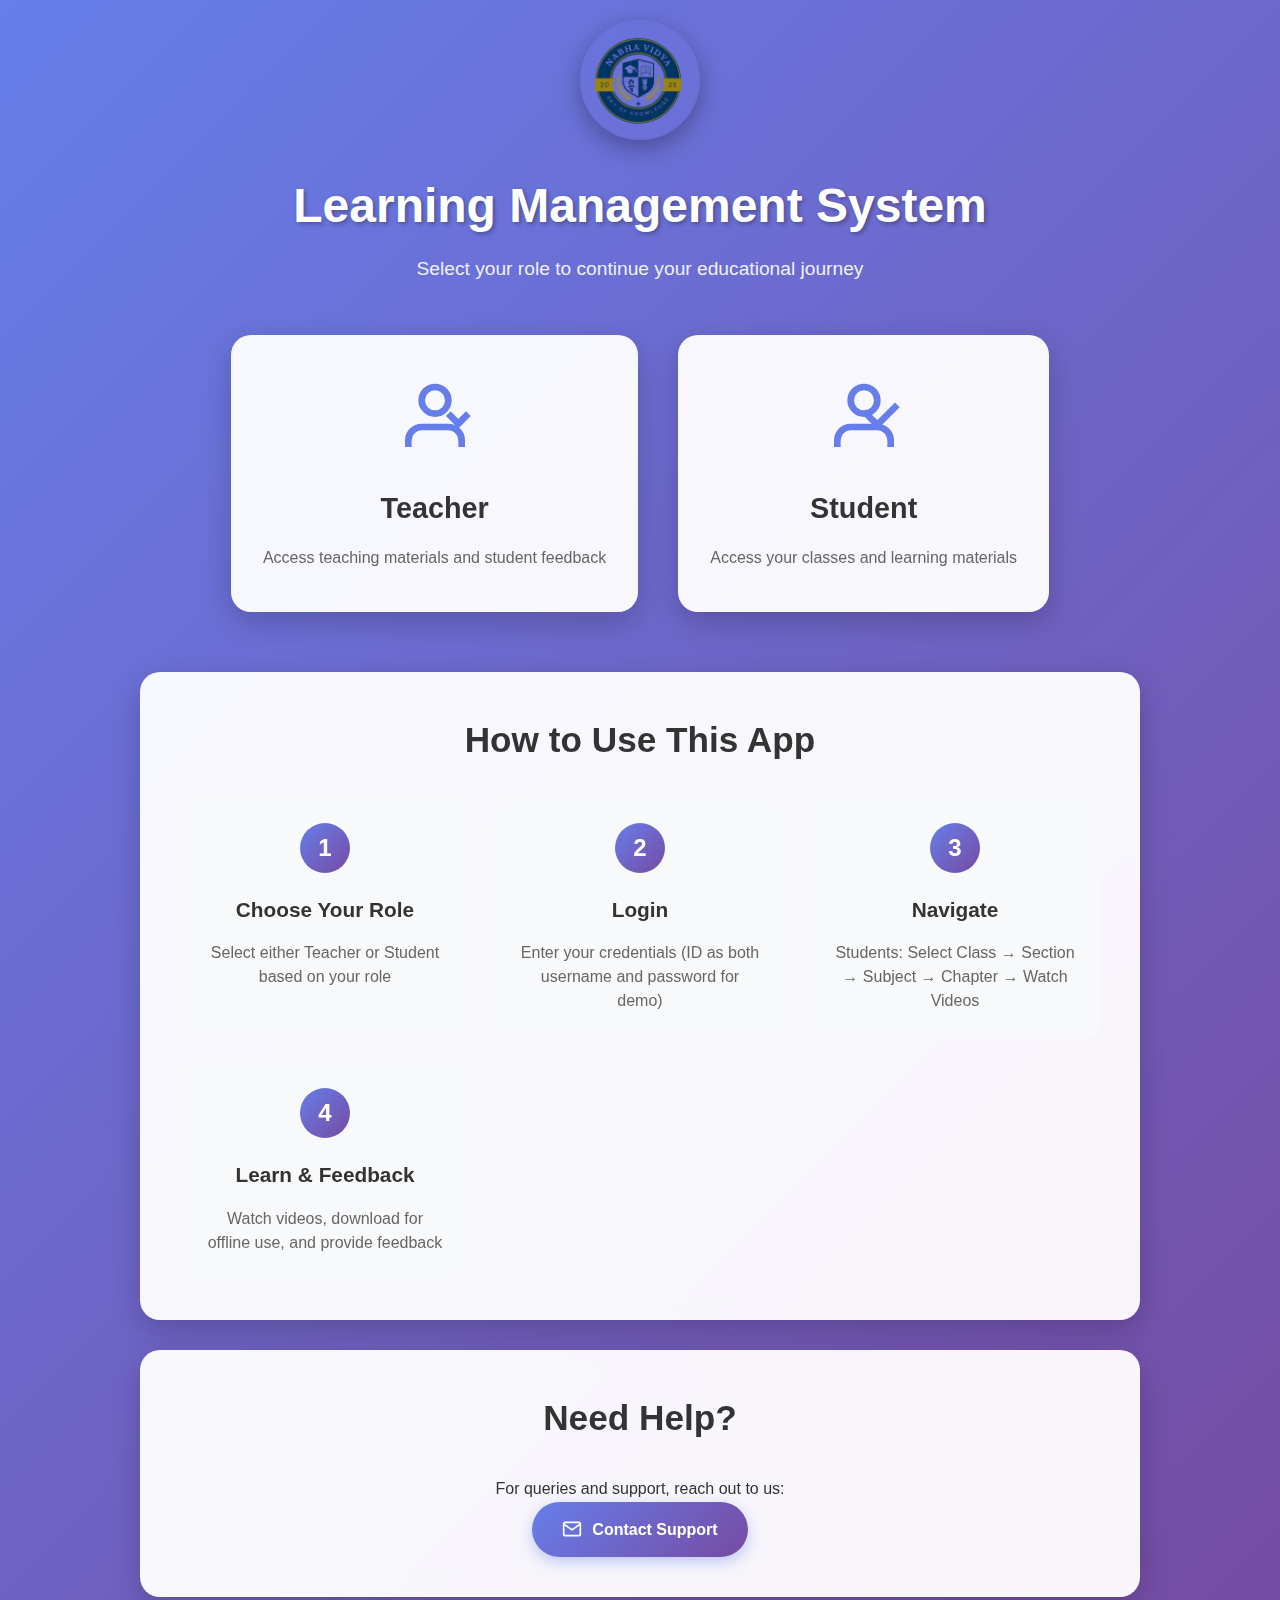
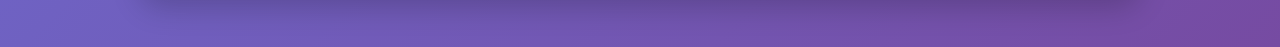
<file: index.html>
<!DOCTYPE html>
<html lang="en">
<head>
    <meta charset="UTF-8">
    <meta name="viewport" content="width=device-width, initial-scale=1.0">
    <title>Nabha Vidya - Learning Management System</title>
    <link rel="stylesheet" href="styles.css">
    <link rel="manifest" href="manifest.json">
    <link rel="icon" href="assets/icons/icon-512.png" type="image/png">
    <!-- PWA Meta Tags -->
<meta name="theme-color" content="#1a73e8">
<meta name="apple-mobile-web-app-capable" content="yes">
<meta name="apple-mobile-web-app-status-bar-style" content="default">
<meta name="apple-mobile-web-app-title" content="Nabha Vidya">
<meta name="msapplication-TileColor" content="#1a73e8">
<meta name="msapplication-config" content="browserconfig.xml">

<!-- Manifest Link -->
<link rel="manifest" href="manifest.json">

<!-- Favicon and Apple Touch Icons -->
<link rel="apple-touch-icon" sizes="180x180" href="icons/apple-touch-icon.png">
<link rel="apple-touch-icon" sizes="152x152" href="icons/icon-152.png">
<link rel="apple-touch-icon" sizes="144x144" href="icons/icon-144.png">
<link rel="apple-touch-icon" sizes="120x120" href="icons/icon-120.png">
<link rel="apple-touch-icon" sizes="114x114" href="icons/icon-114.png">
<link rel="apple-touch-icon" sizes="76x76" href="icons/icon-76.png">
<link rel="apple-touch-icon" sizes="72x72" href="icons/icon-72.png">
<link rel="apple-touch-icon" sizes="60x60" href="icons/icon-60.png">
<link rel="apple-touch-icon" sizes="57x57" href="icons/icon-57.png">

<!-- Microsoft Tiles -->
<meta name="msapplication-TileImage" content="icons/icon-144.png">

<meta name="theme-color" content="#1a73e8">
    
</head>
<body>
    <div class="container">
        <!-- Header with Logo -->
        <div class="header">
            <img src="logo-removebg-preview.png" alt="Nabha Vidya Logo" class="logo">
            <h1>Learning Management System</h1>
            <p>Select your role to continue your educational journey</p>
        </div>

        <!-- User Role Selection -->
        <div class="user-selection">
            <div class="user-card" onclick="redirectToLogin('teacher')">
                <div class="user-icon">
                    <svg width="80" height="80" viewBox="0 0 24 24" fill="none" stroke="currentColor" stroke-width="2">
                        <path d="M20 21v-2a4 4 0 0 0-4-4H8a4 4 0 0 0-4 4v2"></path>
                        <circle cx="12" cy="7" r="4"></circle>
                        <path d="M22 11l-3 3-3-3"></path>
                    </svg>
                </div>
                <h2>Teacher</h2>
                <p>Access teaching materials and student feedback</p>
            </div>
            
            <div class="user-card" onclick="redirectToLogin('student')">
                <div class="user-icon">
                    <svg width="80" height="80" viewBox="0 0 24 24" fill="none" stroke="currentColor" stroke-width="2">
                        <path d="M20 21v-2a4 4 0 0 0-4-4H8a4 4 0 0 0-4 4v2"></path>
                        <circle cx="12" cy="7" r="4"></circle>
                        <path d="M22 8.35l-6 6-4-4"></path>
                    </svg>
                </div>
                <h2>Student</h2>
                <p>Access your classes and learning materials</p>
            </div>
        </div>

        <!-- How to Use Section -->
        <div class="info-section">
            <h2>How to Use This App</h2>
            <div class="instructions">
                <div class="instruction-card">
                    <div class="step-number">1</div>
                    <h3>Choose Your Role</h3>
                    <p>Select either Teacher or Student based on your role</p>
                </div>
                <div class="instruction-card">
                    <div class="step-number">2</div>
                    <h3>Login</h3>
                    <p>Enter your credentials (ID as both username and password for demo)</p>
                </div>
                <div class="instruction-card">
                    <div class="step-number">3</div>
                    <h3>Navigate</h3>
                    <p>Students: Select Class → Section → Subject → Chapter → Watch Videos</p>
                </div>
                <div class="instruction-card">
                    <div class="step-number">4</div>
                    <h3>Learn & Feedback</h3>
                    <p>Watch videos, download for offline use, and provide feedback</p>
                </div>
            </div>
        </div>

        <!-- Contact Section -->
        <div class="contact-section">
            <h2>Need Help?</h2>
            <p>For queries and support, reach out to us:</p>
            <a href="mailto:support@nabhavidya.edu" class="contact-btn">
                <svg width="20" height="20" viewBox="0 0 24 24" fill="none" stroke="currentColor" stroke-width="2">
                    <path d="M4 4h16c1.1 0 2 .9 2 2v12c0 1.1-.9 2-2 2H4c-1.1 0-2-.9-2-2V6c0-1.1.9-2 2-2z"></path>
                    <polyline points="22,6 12,13 2,6"></polyline>
                </svg>
                Contact Support
            </a>
        </div>
    </div>

    
    <script src="script.js"></script>
</body>

</html>
</file>
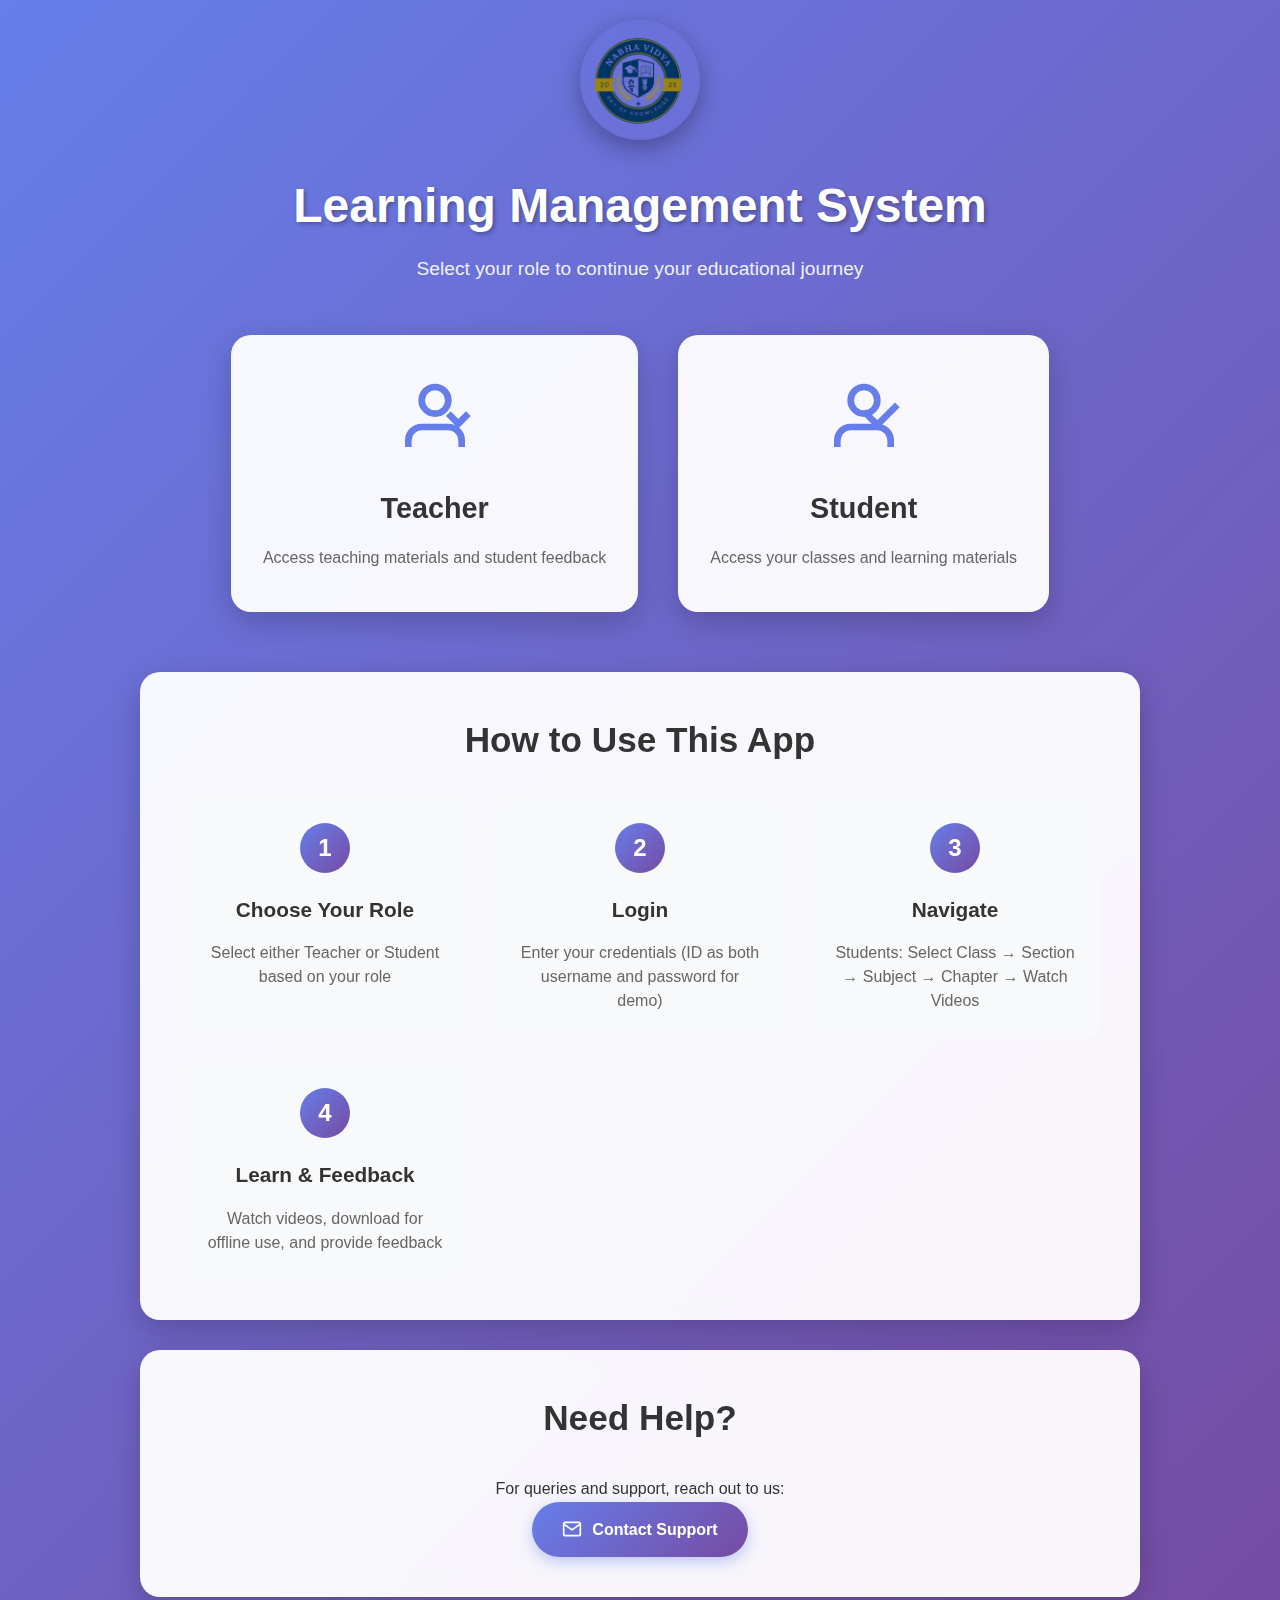
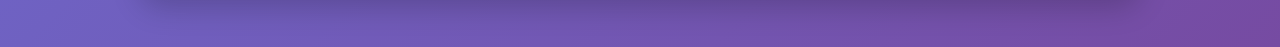
<file: student-dashboard.html>
<!DOCTYPE html>
<html lang="en">
<head>
    <meta charset="UTF-8">
    <meta name="viewport" content="width=device-width, initial-scale=1.0">
    <title>Student Dashboard - Nabha Vidya LMS</title>
    <link rel="stylesheet" href="styles.css">
</head>
<body>
    <div class="dashboard-container">
        <header class="dashboard-header">
            <div class="header-left">
                <img src="logo-removebg-preview.png" alt="Nabha Vidya Logo" class="dashboard-logo">
                <h1>Student Dashboard</h1>
            </div>
            <div class="header-actions">
                <span id="studentName">Welcome, Student</span>
                <button onclick="logout()" class="logout-btn">Logout</button>
            </div>
        </header>
        
        <div class="selection-container">
            <!-- Class Selection -->
            <div class="selection-step" id="classSelection">
                <div class="step-header">
                    <h2>Select Your Class</h2>
                    <p>Choose your academic level to access relevant content</p>
                </div>
                <div class="options-grid">
                    <div class="option-card" onclick="selectClass('6')">
                        <div class="option-number">6</div>
                        <h3>Class 6</h3>
                        <p>Foundation Level</p>
                    </div>
                    <div class="option-card" onclick="selectClass('7')">
                        <div class="option-number">7</div>
                        <h3>Class 7</h3>
                        <p>Intermediate Level</p>
                    </div>
                    <div class="option-card" onclick="selectClass('8')">
                        <div class="option-number">8</div>
                        <h3>Class 8</h3>
                        <p>Advanced Foundation</p>
                    </div>
                    <div class="option-card" onclick="selectClass('9')">
                        <div class="option-number">9</div>
                        <h3>Class 9</h3>
                        <p>Pre-Board Level</p>
                    </div>
                    <div class="option-card" onclick="selectClass('10')">
                        <div class="option-number">10</div>
                        <h3>Class 10</h3>
                        <p>Board Level</p>
                    </div>
                </div>
            </div>
            
            <!-- Section Selection -->
            <div class="selection-step hidden" id="sectionSelection">
                <div class="navigation">
                    <button class="back-btn" onclick="goBackToClass()">← Back to Class</button>
                </div>
                <div class="step-header">
                    <h2>Select Section</h2>
                    <p>Choose your section to access personalized content</p>
                </div>
                <div class="options-grid">
                    <div class="option-card" onclick="selectSection('A')">
                        <div class="option-letter">A</div>
                        <h3>Section A</h3>
                    </div>
                    <div class="option-card" onclick="selectSection('B')">
                        <div class="option-letter">B</div>
                        <h3>Section B</h3>
                    </div>
                    <div class="option-card" onclick="selectSection('C')">
                        <div class="option-letter">C</div>
                        <h3>Section C</h3>
                    </div>
                </div>
            </div>
            
            <!-- Subject Selection -->
            <div class="selection-step hidden" id="subjectSelection">
                <div class="navigation">
                    <button class="back-btn" onclick="goBackToSection()">← Back to Section</button>
                </div>
                <div class="step-header">
                    <h2>Select Subject</h2>
                    <p>Choose a subject to explore its chapters and lessons</p>
                </div>
                <div class="options-grid">
                    <div class="option-card" onclick="selectSubject('Mathematics')">
                        <div class="subject-icon">
                            <svg width="40" height="40" viewBox="0 0 24 24" fill="none" stroke="currentColor" stroke-width="2">
                                <rect x="3" y="3" width="18" height="18" rx="2" ry="2"></rect>
                                <line x1="9" y1="9" x2="15" y2="15"></line>
                                <line x1="15" y1="9" x2="9" y2="15"></line>
                            </svg>
                        </div>
                        <h3>Mathematics</h3>
                        <p>Numbers, Algebra, Geometry</p>
                    </div>
                    <div class="option-card" onclick="selectSubject('Science')">
                        <div class="subject-icon">
                            <svg width="40" height="40" viewBox="0 0 24 24" fill="none" stroke="currentColor" stroke-width="2">
                                <path d="M9 11a3 3 0 1 0 6 0a3 3 0 0 0-6 0"></path>
                                <path d="M17.5 12.5a4.5 4.5 0 0 0-5-4.5 4.5 4.5 0 0 0-5 4.5c0 .8.2 1.5.5 2.2l.3.5c.6 1 1.7 2.5 4.2 2.5s3.6-1.5 4.2-2.5l.3-.5c.3-.7.5-1.4.5-2.2Z"></path>
                                <path d="M7 3.34a10 10 0 1 1 10 0"></path>
                            </svg>
                        </div>
                        <h3>Science</h3>
                        <p>Physics, Chemistry, Biology</p>
                    </div>
                    <div class="option-card" onclick="selectSubject('English')">
                        <div class="subject-icon">
                            <svg width="40" height="40" viewBox="0 0 24 24" fill="none" stroke="currentColor" stroke-width="2">
                                <path d="M14.5 2H6a2 2 0 0 0-2 2v16a2 2 0 0 0 2 2h12a2 2 0 0 0 2-2V7.5L14.5 2z"></path>
                                <polyline points="14,2 14,8 20,8"></polyline>
                                <line x1="16" y1="13" x2="8" y2="13"></line>
                                <line x1="16" y1="17" x2="8" y2="17"></line>
                            </svg>
                        </div>
                        <h3>English</h3>
                        <p>Grammar, Literature, Writing</p>
                    </div>
                    <div class="option-card" onclick="selectSubject('Hindi')">
                        <div class="subject-icon">
                            <svg width="40" height="40" viewBox="0 0 24 24" fill="none" stroke="currentColor" stroke-width="2">
                                <path d="M4 19.5A2.5 2.5 0 0 1 6.5 17H20"></path>
                                <path d="M6.5 2H20v20H6.5A2.5 2.5 0 0 1 4 19.5v-15A2.5 2.5 0 0 1 6.5 2z"></path>
                                <circle cx="12" cy="8" r="2"></circle>
                                <path d="M15 13v2l-3-1-3 1v-2"></path>
                            </svg>
                        </div>
                        <h3>Hindi</h3>
                        <p>व्याकरण, साहित्य, लेखन</p>
                    </div>
                </div>
            </div>
            
            <!-- Chapter Selection -->
            <div class="selection-step hidden" id="chapterSelection">
                <div class="navigation">
                    <button class="back-btn" onclick="goBackToSubject()">← Back to Subject</button>
                </div>
                <div class="step-header">
                    <h2>Select Chapter</h2>
                    <p>Choose a chapter to watch educational videos</p>
                </div>
                <div class="chapter-list" id="chapterList">
                    <!-- Chapters will be populated by JavaScript -->
                </div>
            </div>
            
            <!-- Video Player -->
            <div class="selection-step hidden" id="videoPlayer">
                <div class="navigation">
                    <button class="back-btn" onclick="goBackToChapter()">← Back to Chapters</button>
                </div>
                <div class="video-section">
                    <h2 id="videoTitle">Chapter Video</h2>
                    <div class="video-player-container">
                        <video id="videoFrame" controls>
                            <source src="" type="video/mp4">
                            Your browser does not support the video tag.
                        </video>
                    </div>
                    <div class="video-actions">
                        <button class="download-btn" id="downloadBtn" onclick="downloadVideo()">
                            <svg width="20" height="20" viewBox="0 0 24 24" fill="none" stroke="currentColor" stroke-width="2">
                                <path d="M21 15v4a2 2 0 0 1-2 2H5a2 2 0 0 1-2-2v-4"></path>
                                <polyline points="7,10 12,15 17,10"></polyline>
                                <line x1="12" y1="15" x2="12" y2="3"></line>
                            </svg>
                            Download Video
                        </button>
                    </div>
                </div>
            </div>
            
            <!-- Feedback Section -->
            <div class="feedback-section" id="feedbackSection">
                <div class="section-header">
                    <h2>Share Your Feedback</h2>
                    <p>Help us improve by sharing your learning experience</p>
                </div>
                <div class="feedback-form-container">
                    <iframe src="https://docs.google.com/forms/d/e/1FAIpQLSdQaSEIAtf92hsAONcmEJ6ux4LdC4c_sxEjJrAzgrFNYDWUxQ/viewform?usp=header" 
                            width="100%" 
                            height="600" 
                            frameborder="0" 
                            marginheight="0" 
                            marginwidth="0">
                        Loading feedback form...
                    </iframe>
                    <p class="feedback-note">
                        <strong>Note:</strong> Replace the iframe src with your actual Google Form embed URL.
                        Your feedback helps teachers understand what's working and what can be improved.
                    </p>
                </div>
            </div>
        </div>
    </div>
    
    <script src="script.js"></script>
</body>

</html>
</file>
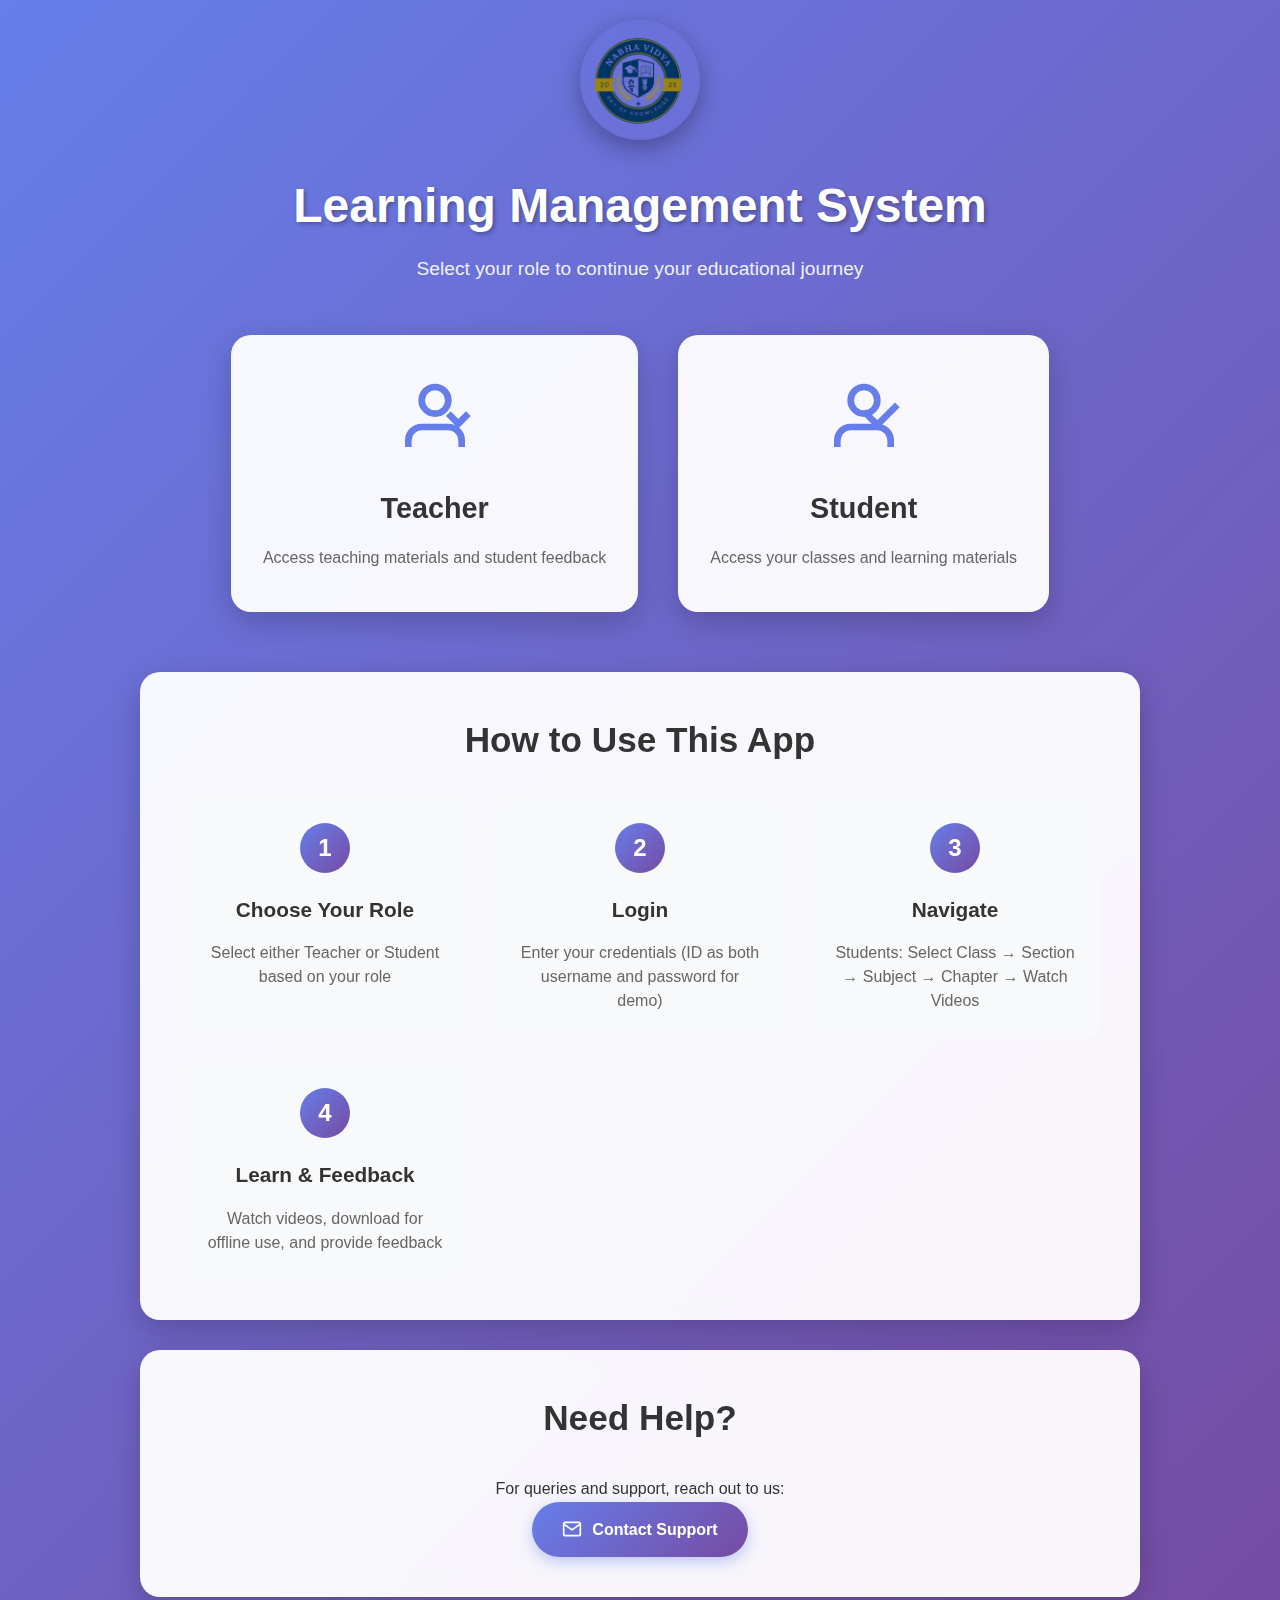
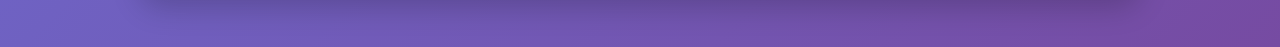
<file: teacher-dashboard.html>
<!DOCTYPE html>
<html lang="en">
<head>
    <meta charset="UTF-8">
    <meta name="viewport" content="width=device-width, initial-scale=1.0">
    <title>Teacher Dashboard - Nabha Vidya LMS</title>
    <link rel="stylesheet" href="styles.css">
    <!-- PWA Meta Tags -->
<meta name="theme-color" content="#1a73e8">
<meta name="msapplication-TileColor" content="#1a73e8">
<meta name="msapplication-config" content="browserconfig.xml">

<!-- Manifest Link -->
<link rel="manifest" href="manifest.json">

<!-- Favicon and Apple Touch Icons -->
<link rel="apple-touch-icon" sizes="180x180" href="icons/apple-touch-icon.png">
<link rel="apple-touch-icon" sizes="152x152" href="icons/icon-152.png">
<link rel="apple-touch-icon" sizes="144x144" href="icons/icon-144.png">
<link rel="apple-touch-icon" sizes="120x120" href="icons/icon-120.png">
<link rel="apple-touch-icon" sizes="114x114" href="icons/icon-114.png">
<link rel="apple-touch-icon" sizes="76x76" href="icons/icon-76.png">
<link rel="apple-touch-icon" sizes="72x72" href="icons/icon-72.png">
<link rel="apple-touch-icon" sizes="60x60" href="icons/icon-60.png">
<link rel="apple-touch-icon" sizes="57x57" href="icons/icon-57.png">

<!-- Microsoft Tiles -->
<meta name="msapplication-TileImage" content="icons/icon-144.png">
</head>
<body>
    <div class="dashboard-container">
        <header class="dashboard-header">
            <div class="header-left">
                <img src="logo-removebg-preview.png" alt="Nabha Vidya Logo" class="dashboard-logo">
                <h1>Teacher Dashboard</h1>
            </div>
            <div class="header-actions">
                <span id="teacherName">Welcome, Teacher</span>
                <button onclick="logout()" class="logout-btn">Logout</button>
            </div>
        </header>
        
        <div class="selection-container">
            <!-- Class Selection -->
            <div class="selection-step" id="classSelection">
                <div class="step-header">
                    <h2>Select Your Class</h2>
                    <p>Choose your academic level to access relevant content</p>
                </div>
                <div class="options-grid">
                    <div class="option-card" onclick="selectClass('6')">
                        <div class="option-number">6</div>
                        <h3>Class 6</h3>
                        <p>Foundation Level</p>
                    </div>
                    <div class="option-card" onclick="selectClass('7')">
                        <div class="option-number">7</div>
                        <h3>Class 7</h3>
                        <p>Intermediate Level</p>
                    </div>
                    <div class="option-card" onclick="selectClass('8')">
                        <div class="option-number">8</div>
                        <h3>Class 8</h3>
                        <p>Advanced Foundation</p>
                    </div>
                    <div class="option-card" onclick="selectClass('9')">
                        <div class="option-number">9</div>
                        <h3>Class 9</h3>
                        <p>Pre-Board Level</p>
                    </div>
                    <div class="option-card" onclick="selectClass('10')">
                        <div class="option-number">10</div>
                        <h3>Class 10</h3>
                        <p>Board Level</p>
                    </div>
                </div>
            </div>
            
            <!-- Section Selection -->
            <div class="selection-step hidden" id="sectionSelection">
                <div class="navigation">
                    <button class="back-btn" onclick="goBackToClass()">← Back to Class</button>
                </div>
                <div class="step-header">
                    <h2>Select Section</h2>
                    <p>Choose your section to access personalized content</p>
                </div>
                <div class="options-grid">
                    <div class="option-card" onclick="selectSection('A')">
                        <div class="option-letter">A</div>
                        <h3>Section A</h3>
                    </div>
                    <div class="option-card" onclick="selectSection('B')">
                        <div class="option-letter">B</div>
                        <h3>Section B</h3>
                    </div>
                    <div class="option-card" onclick="selectSection('C')">
                        <div class="option-letter">C</div>
                        <h3>Section C</h3>
                    </div>
                </div>
            </div>
            
            <!-- Subject Selection -->
            <div class="selection-step hidden" id="subjectSelection">
                <div class="navigation">
                    <button class="back-btn" onclick="goBackToSection()">← Back to Section</button>
                </div>
                <div class="step-header">
                    <h2>Select Subject</h2>
                    <p>Choose a subject to explore its chapters and lessons</p>
                </div>
                <div class="options-grid">
                    <div class="option-card" onclick="selectSubject('Mathematics')">
                        <div class="subject-icon">
                            <svg width="40" height="40" viewBox="0 0 24 24" fill="none" stroke="currentColor" stroke-width="2">
                                <rect x="3" y="3" width="18" height="18" rx="2" ry="2"></rect>
                                <line x1="9" y1="9" x2="15" y2="15"></line>
                                <line x1="15" y1="9" x2="9" y2="15"></line>
                            </svg>
                        </div>
                        <h3>Mathematics</h3>
                        <p>Numbers, Algebra, Geometry</p>
                    </div>
                    <div class="option-card" onclick="selectSubject('Science')">
                        <div class="subject-icon">
                            <svg width="40" height="40" viewBox="0 0 24 24" fill="none" stroke="currentColor" stroke-width="2">
                                <path d="M9 11a3 3 0 1 0 6 0a3 3 0 0 0-6 0"></path>
                                <path d="M17.5 12.5a4.5 4.5 0 0 0-5-4.5 4.5 4.5 0 0 0-5 4.5c0 .8.2 1.5.5 2.2l.3.5c.6 1 1.7 2.5 4.2 2.5s3.6-1.5 4.2-2.5l.3-.5c.3-.7.5-1.4.5-2.2Z"></path>
                                <path d="M7 3.34a10 10 0 1 1 10 0"></path>
                            </svg>
                        </div>
                        <h3>Science</h3>
                        <p>Physics, Chemistry, Biology</p>
                    </div>
                    <div class="option-card" onclick="selectSubject('English')">
                        <div class="subject-icon">
                            <svg width="40" height="40" viewBox="0 0 24 24" fill="none" stroke="currentColor" stroke-width="2">
                                <path d="M14.5 2H6a2 2 0 0 0-2 2v16a2 2 0 0 0 2 2h12a2 2 0 0 0 2-2V7.5L14.5 2z"></path>
                                <polyline points="14,2 14,8 20,8"></polyline>
                                <line x1="16" y1="13" x2="8" y2="13"></line>
                                <line x1="16" y1="17" x2="8" y2="17"></line>
                            </svg>
                        </div>
                        <h3>English</h3>
                        <p>Grammar, Literature, Writing</p>
                    </div>
                    <div class="option-card" onclick="selectSubject('Hindi')">
                        <div class="subject-icon">
                            <svg width="40" height="40" viewBox="0 0 24 24" fill="none" stroke="currentColor" stroke-width="2">
                                <path d="M4 19.5A2.5 2.5 0 0 1 6.5 17H20"></path>
                                <path d="M6.5 2H20v20H6.5A2.5 2.5 0 0 1 4 19.5v-15A2.5 2.5 0 0 1 6.5 2z"></path>
                                <circle cx="12" cy="8" r="2"></circle>
                                <path d="M15 13v2l-3-1-3 1v-2"></path>
                            </svg>
                        </div>
                        <h3>Hindi</h3>
                        <p>व्याकरण, साहित्य, लेखन</p>
                    </div>
                </div>
            </div>
            
            <!-- Chapter Selection -->
            <div class="selection-step hidden" id="chapterSelection">
                <div class="navigation">
                    <button class="back-btn" onclick="goBackToSubject()">← Back to Subject</button>
                </div>
                <div class="step-header">
                    <h2>Select Chapter</h2>
                    <p>Choose a chapter to watch educational videos</p>
                </div>
                <div class="chapter-list" id="chapterList">
                    <!-- Chapters will be populated by JavaScript -->
                </div>
            </div>
            
            <!-- Video Player -->
            <div class="selection-step hidden" id="videoPlayer">
                <div class="navigation">
                    <button class="back-btn" onclick="goBackToChapter()">← Back to Chapters</button>
                </div>
                <div class="video-section">
                    <h2 id="videoTitle">Chapter Video</h2>
                    <div class="video-player-container">
                        <video id="videoFrame" controls>
                            <source src="" type="video/mp4">
                            Your browser does not support the video tag.
                        </video>
                    </div>
                    <div class="video-actions">
                        <button class="download-btn" id="downloadBtn" onclick="downloadVideo()">
                            <svg width="20" height="20" viewBox="0 0 24 24" fill="none" stroke="currentColor" stroke-width="2">
                                <path d="M21 15v4a2 2 0 0 1-2 2H5a2 2 0 0 1-2-2v-4"></path>
                                <polyline points="7,10 12,15 17,10"></polyline>
                                <line x1="12" y1="15" x2="12" y2="3"></line>
                            </svg>
                            Download Video
                        </button>
                    </div>
                </div>
            </div>

            <!-- Student Feedback Section -->
            <div class="dashboard-section">
                <div class="section-header">
                    <h2>Student Feedback Responses</h2>
                    <p>Real-time feedback from students using the learning platform</p>
                </div>
                <div class="feedback-container" id="feedbackContainer">
                    <div class="feedback-card">
                        <div class="feedback-header">
                            <span class="student-id">Student ID: STU001</span>
                            <span class="feedback-date">2024-01-15</span>
                        </div>
                        <div class="feedback-content">
                            <p><strong>Subject:</strong> Mathematics</p>
                            <p><strong>Chapter:</strong> Quadratic Equations</p>
                            <p><strong>Rating:</strong> ⭐⭐⭐⭐⭐</p>
                            <p><strong>Comment:</strong> The video explanation was very clear and helped me understand the concept better. More examples would be helpful.</p>
                        </div>
                    </div>
                    
                    <div class="feedback-card">
                        <div class="feedback-header">
                            <span class="student-id">Student ID: STU002</span>
                            <span class="feedback-date">2024-01-14</span>
                        </div>
                        <div class="feedback-content">
                            <p><strong>Subject:</strong> Science</p>
                            <p><strong>Chapter:</strong> Light and Reflection</p>
                            <p><strong>Rating:</strong> ⭐⭐⭐⭐</p>
                            <p><strong>Comment:</strong> Good content, but the audio quality could be improved in some parts.</p>
                        </div>
                    </div>
                    
                    <div class="feedback-card">
                        <div class="feedback-header">
                            <span class="student-id">Student ID: STU003</span>
                            <span class="feedback-date">2024-01-13</span>
                        </div>
                        <div class="feedback-content">
                            <p><strong>Subject:</strong> English</p>
                            <p><strong>Chapter:</strong> Grammar - Tenses</p>
                            <p><strong>Rating:</strong> ⭐⭐⭐⭐⭐</p>
                            <p><strong>Comment:</strong> Excellent explanation! The examples made it easy to understand different tenses.</p>
                        </div>
                    </div>
                </div>
                
                <div class="no-feedback" id="noFeedback" style="display: none;">
                    <div class="empty-state">
                        <svg width="64" height="64" viewBox="0 0 24 24" fill="none" stroke="currentColor" stroke-width="1">
                            <path d="M21 11.5a8.38 8.38 0 0 1-.9 3.8 8.5 8.5 0 0 1-7.6 4.7 8.38 8.38 0 0 1-3.8-.9L3 21l1.9-5.7a8.38 8.38 0 0 1-.9-3.8 8.5 8.5 0 0 1 4.7-7.6 8.38 8.38 0 0 1 3.8-.9h.5a8.48 8.48 0 0 1 8 8v.5z"></path>
                        </svg>
                        <h3>No Feedback Yet</h3>
                        <p>Student feedback will appear here once they start submitting responses.</p>
                    </div>
                </div>
            </div>
        </div>
    </div>


    <script src="script.js"></script>
</body>

</html>
</file>
<file: styles.css>
/* Reset and base styles */
* {
    margin: 0;
    padding: 0;
    box-sizing: border-box;
}

body {
    font-family: 'Segoe UI', Tahoma, Geneva, Verdana, sans-serif;
    background: linear-gradient(135deg, #667eea 0%, #764ba2 100%);
    min-height: 100vh;
    color: #333;
    line-height: 1.6;
}

/* Container styles */
.container {
    display: flex;
    flex-direction: column;
    justify-content: center;
    align-items: center;
    min-height: 100vh;
    padding: 20px;
    max-width: 1200px;
    margin: 0 auto;
}

/* Header styles */
.header {
    text-align: center;
    margin-bottom: 50px;
    color: white;
}

.logo {
    width: 120px;
    height: 120px;
    margin-bottom: 20px;
    border-radius: 50%;
    box-shadow: 0 8px 25px rgba(0,0,0,0.3);
}

.header h1 {
    font-size: 3rem;
    margin-bottom: 10px;
    text-shadow: 2px 2px 4px rgba(0,0,0,0.3);
    font-weight: 700;
}

.header p {
    font-size: 1.2rem;
    opacity: 0.9;
    max-width: 600px;
    margin: 0 auto;
}

/* User selection cards */
.user-selection {
    display: flex;
    gap: 40px;
    justify-content: center;
    flex-wrap: wrap;
    margin-bottom: 60px;
}

.user-card {
    background: rgba(255, 255, 255, 0.95);
    border-radius: 20px;
    padding: 40px 30px;
    text-align: center;
    cursor: pointer;
    transition: all 0.3s ease;
    box-shadow: 0 10px 30px rgba(0,0,0,0.2);
    min-width: 280px;
    backdrop-filter: blur(10px);
    border: 2px solid transparent;
}

.user-card:hover {
    transform: translateY(-10px);
    box-shadow: 0 20px 40px rgba(0,0,0,0.3);
    background: rgba(255, 255, 255, 1);
    border-color: #667eea;
}

.user-icon {
    color: #667eea;
    margin-bottom: 20px;
}

.user-card h2 {
    font-size: 1.8rem;
    margin-bottom: 15px;
    color: #333;
    font-weight: 600;
}

.user-card p {
    color: #666;
    line-height: 1.5;
    font-size: 1rem;
}

/* Info sections */
.info-section, .contact-section {
    background: rgba(255, 255, 255, 0.95);
    border-radius: 20px;
    padding: 40px;
    margin-bottom: 30px;
    backdrop-filter: blur(10px);
    box-shadow: 0 10px 30px rgba(0,0,0,0.2);
    width: 100%;
    max-width: 1000px;
}

.info-section h2, .contact-section h2 {
    text-align: center;
    margin-bottom: 30px;
    font-size: 2.2rem;
    color: #333;
    font-weight: 600;
}

.instructions {
    display: grid;
    grid-template-columns: repeat(auto-fit, minmax(220px, 1fr));
    gap: 25px;
    margin-top: 30px;
}

.instruction-card {
    text-align: center;
    padding: 25px;
    background: #f8f9fa;
    border-radius: 15px;
    transition: transform 0.3s ease;
}

.instruction-card:hover {
    transform: translateY(-5px);
}

.step-number {
    width: 50px;
    height: 50px;
    background: linear-gradient(135deg, #667eea 0%, #764ba2 100%);
    color: white;
    border-radius: 50%;
    display: flex;
    align-items: center;
    justify-content: center;
    font-size: 1.5rem;
    font-weight: bold;
    margin: 0 auto 20px;
}

.instruction-card h3 {
    font-size: 1.3rem;
    margin-bottom: 15px;
    color: #333;
}

.instruction-card p {
    color: #666;
    line-height: 1.5;
}

.contact-section {
    text-align: center;
}

.contact-btn {
    display: inline-flex;
    align-items: center;
    gap: 10px;
    background: linear-gradient(135deg, #667eea 0%, #764ba2 100%);
    color: white;
    text-decoration: none;
    padding: 15px 30px;
    border-radius: 50px;
    font-weight: 600;
    transition: all 0.3s ease;
    box-shadow: 0 5px 15px rgba(102, 126, 234, 0.4);
}

.contact-btn:hover {
    transform: translateY(-3px);
    box-shadow: 0 8px 25px rgba(102, 126, 234, 0.6);
}

/* Dashboard styles */
.dashboard-container {
    min-height: 100vh;
    background: linear-gradient(135deg, #f5f7fa 0%, #c3cfe2 100%);
}

.dashboard-header {
    background: linear-gradient(135deg, #667eea 0%, #764ba2 100%);
    padding: 20px 40px;
    display: flex;
    justify-content: space-between;
    align-items: center;
    color: white;
    box-shadow: 0 2px 20px rgba(0,0,0,0.1);
    flex-wrap: wrap;
    gap: 20px;
}

.header-left {
    display: flex;
    align-items: center;
    gap: 20px;
}

.dashboard-logo {
    width: 50px;
    height: 50px;
    border-radius: 50%;
    box-shadow: 0 4px 15px rgba(0,0,0,0.3);
}

.dashboard-header h1 {
    font-size: 2rem;
    font-weight: 600;
}

.header-actions {
    display: flex;
    align-items: center;
    gap: 20px;
    flex-wrap: wrap;
}

.logout-btn {
    padding: 12px 25px;
    background: rgba(255, 255, 255, 0.2);
    color: white;
    border: 2px solid rgba(255, 255, 255, 0.3);
    border-radius: 25px;
    cursor: pointer;
    transition: all 0.3s ease;
    font-size: 1rem;
    font-weight: 500;
}

.logout-btn:hover {
    background: rgba(255, 255, 255, 0.3);
    border-color: rgba(255, 255, 255, 0.5);
    transform: translateY(-2px);
}

.dashboard-content {
    padding: 40px 20px;
    max-width: 1200px;
    margin: 0 auto;
}

.dashboard-section {
    margin-bottom: 50px;
    background: white;
    padding: 40px;
    border-radius: 20px;
    box-shadow: 0 10px 30px rgba(0,0,0,0.1);
}

.section-header {
    text-align: center;
    margin-bottom: 40px;
}

.section-header h2 {
    font-size: 2.2rem;
    color: #333;
    margin-bottom: 10px;
    font-weight: 600;
}

.section-header p {
    color: #666;
    font-size: 1.1rem;
    max-width: 600px;
    margin: 0 auto;
}

/* Resource Grid */
.resource-grid {
    display: grid;
    grid-template-columns: repeat(auto-fit, minmax(250px, 1fr));
    gap: 25px;
    margin-top: 30px;
}

.resource-card {
    background: #f8f9fa;
    padding: 30px;
    border-radius: 15px;
    text-align: center;
    transition: all 0.3s ease;
    cursor: pointer;
    border: 2px solid transparent;
}

.resource-card:hover {
    transform: translateY(-5px);
    box-shadow: 0 15px 35px rgba(0,0,0,0.1);
    background: white;
    border-color: #667eea;
}

.resource-icon {
    color: #667eea;
    margin-bottom: 20px;
}

.resource-card h3 {
    font-size: 1.4rem;
    margin-bottom: 15px;
    color: #333;
    font-weight: 600;
}

.resource-card p {
    color: #666;
    line-height: 1.5;
}

/* Feedback Container */
.feedback-container {
    display: grid;
    grid-template-columns: repeat(auto-fit, minmax(350px, 1fr));
    gap: 25px;
    margin-top: 30px;
}

.feedback-card {
    background: #f8f9fa;
    border-radius: 15px;
    padding: 25px;
    border-left: 5px solid #667eea;
    transition: transform 0.3s ease;
}

.feedback-card:hover {
    transform: translateY(-3px);
    box-shadow: 0 10px 25px rgba(0,0,0,0.1);
}

.feedback-header {
    display: flex;
    justify-content: space-between;
    align-items: center;
    margin-bottom: 20px;
    flex-wrap: wrap;
    gap: 10px;
}

.student-id {
    font-weight: 600;
    color: #667eea;
    background: rgba(102, 126, 234, 0.1);
    padding: 5px 15px;
    border-radius: 20px;
    font-size: 0.9rem;
}

.feedback-date {
    color: #666;
    font-size: 0.9rem;
}

.feedback-content p {
    margin-bottom: 10px;
    line-height: 1.5;
}

.feedback-content p:last-child {
    margin-bottom: 0;
}

.empty-state {
    text-align: center;
    padding: 60px 20px;
    color: #666;
}

.empty-state svg {
    color: #ccc;
    margin-bottom: 20px;
}

.empty-state h3 {
    font-size: 1.5rem;
    margin-bottom: 15px;
    color: #333;
}

/* Student Dashboard Styles */
.selection-container {
    padding: 40px 20px;
    max-width: 1200px;
    margin: 0 auto;
}

.selection-step {
    text-align: center;
    background: white;
    border-radius: 20px;
    padding: 40px;
    box-shadow: 0 10px 30px rgba(0,0,0,0.1);
}

.selection-step.hidden {
    display: none;
}

.step-header {
    margin-bottom: 40px;
}

.step-header h2 {
    font-size: 2.5rem;
    color: #333;
    margin-bottom: 15px;
    font-weight: 600;
}

.step-header p {
    color: #666;
    font-size: 1.1rem;
    max-width: 600px;
    margin: 0 auto;
}

.navigation {
    text-align: left;
    margin-bottom: 30px;
}

.back-btn {
    display: inline-flex;
    align-items: center;
    gap: 8px;
    background: #f8f9fa;
    border: 2px solid #e9ecef;
    padding: 12px 20px;
    border-radius: 25px;
    cursor: pointer;
    color: #667eea;
    font-weight: 600;
    transition: all 0.3s ease;
    text-decoration: none;
    font-size: 1rem;
}

.back-btn:hover {
    background: #667eea;
    color: white;
    border-color: #667eea;
    transform: translateY(-2px);
}

.options-grid {
    display: grid;
    grid-template-columns: repeat(auto-fit, minmax(200px, 1fr));
    gap: 25px;
    margin-top: 30px;
}

.option-card {
    background: #f8f9fa;
    padding: 30px 20px;
    border-radius: 15px;
    cursor: pointer;
    transition: all 0.3s ease;
    border: 2px solid transparent;
    position: relative;
    overflow: hidden;
}

.option-card::before {
    content: '';
    position: absolute;
    top: 0;
    left: 0;
    right: 0;
    bottom: 0;
    background: linear-gradient(135deg, #667eea 0%, #764ba2 100%);
    opacity: 0;
    transition: opacity 0.3s ease;
    z-index: 1;
}

.option-card:hover::before {
    opacity: 1;
}

.option-card:hover {
    transform: translateY(-8px);
    box-shadow: 0 15px 35px rgba(102, 126, 234, 0.3);
    color: white;
}

.option-card > * {
    position: relative;
    z-index: 2;
}

.option-number, .option-letter {
    width: 60px;
    height: 60px;
    background: #667eea;
    color: white;
    border-radius: 50%;
    display: flex;
    align-items: center;
    justify-content: center;
    font-size: 1.8rem;
    font-weight: bold;
    margin: 0 auto 20px;
    transition: all 0.3s ease;
}

.option-card:hover .option-number,
.option-card:hover .option-letter {
    background: white;
    color: #667eea;
}

.subject-icon {
    color: #667eea;
    margin-bottom: 20px;
    transition: color 0.3s ease;
}

.option-card:hover .subject-icon {
    color: white;
}

.option-card h3 {
    font-size: 1.4rem;
    margin-bottom: 10px;
    font-weight: 600;
}

.option-card p {
    color: #666;
    font-size: 0.95rem;
    transition: color 0.3s ease;
}

.option-card:hover p {
    color: rgba(255, 255, 255, 0.9);
}

/* Chapter List */
.chapter-list {
    max-width: 800px;
    margin: 0 auto;
    text-align: left;
}

.chapter-item {
    background: #f8f9fa;
    margin-bottom: 15px;
    padding: 25px;
    border-radius: 15px;
    cursor: pointer;
    transition: all 0.3s ease;
    border-left: 5px solid #667eea;
    position: relative;
    overflow: hidden;
}

.chapter-item::before {
    content: '';
    position: absolute;
    top: 0;
    left: 0;
    right: 0;
    bottom: 0;
    background: linear-gradient(135deg, #667eea 0%, #764ba2 100%);
    opacity: 0;
    transition: opacity 0.3s ease;
    z-index: 1;
}

.chapter-item:hover::before {
    opacity: 1;
}

.chapter-item:hover {
    color: white;
    transform: translateX(10px);
    box-shadow: 0 10px 25px rgba(102, 126, 234, 0.3);
}

.chapter-item > * {
    position: relative;
    z-index: 2;
}

.chapter-item h4 {
    font-size: 1.3rem;
    margin-bottom: 10px;
    font-weight: 600;
}

.chapter-item p {
    color: #666;
    line-height: 1.5;
    transition: color 0.3s ease;
}

.chapter-item:hover p {
    color: rgba(255, 255, 255, 0.9);
}

/* Video Player */
.video-section {
    max-width: 900px;
    margin: 0 auto;
}

.video-section h2 {
    font-size: 2rem;
    margin-bottom: 30px;
    color: #333;
    font-weight: 600;
}

.video-player-container {
    background: #000;
    border-radius: 15px;
    overflow: hidden;
    box-shadow: 0 15px 35px rgba(0,0,0,0.3);
    margin-bottom: 30px;
}

.video-player-container video {
    width: 100%;
    height: auto;
    min-height: 400px;
    display: block;
}

.video-actions {
    text-align: center;
}

.download-btn {
    display: inline-flex;
    align-items: center;
    gap: 10px;
    background: linear-gradient(135deg, #28a745 0%, #20c997 100%);
    color: white;
    border: none;
    padding: 15px 30px;
    border-radius: 50px;
    font-size: 1.1rem;
    font-weight: 600;
    cursor: pointer;
    transition: all 0.3s ease;
    box-shadow: 0 5px 15px rgba(40, 167, 69, 0.4);
}

.download-btn:hover {
    transform: translateY(-3px);
    box-shadow: 0 8px 25px rgba(40, 167, 69, 0.6);
}

/* Feedback Section */
.feedback-section {
    background: white;
    margin-top: 50px;
    padding: 40px;
    border-radius: 20px;
    box-shadow: 0 10px 30px rgba(0,0,0,0.1);
}

.feedback-form-container {
    max-width: 800px;
    margin: 0 auto;
}

.feedback-form-container iframe {
    border-radius: 15px;
    box-shadow: 0 10px 25px rgba(0,0,0,0.1);
}

.feedback-note {
    background: #e3f2fd;
    padding: 20px;
    border-radius: 10px;
    margin-top: 20px;
    border-left: 5px solid #2196f3;
    color: #1565c0;
    line-height: 1.6;
}

/* Responsive Design */
@media (max-width: 992px) {
    .header h1 {
        font-size: 2.5rem;
    }
    
    .dashboard-header {
        flex-direction: column;
        align-items: flex-start;
        gap: 15px;
    }
    
    .header-left {
        flex-direction: column;
        align-items: flex-start;
        gap: 15px;
    }
    
    .dashboard-content {
        padding: 30px 15px;
    }
    
    .dashboard-section {
        padding: 30px 20px;
    }
}

@media (max-width: 768px) {
    .logo {
        width: 100px;
        height: 100px;
    }
    
    .header h1 {
        font-size: 2rem;
    }
    
    .header p {
        font-size: 1rem;
    }
    
    .user-card {
        min-width: 250px;
        padding: 30px 20px;
    }
    
    .info-section, .contact-section {
        padding: 30px 20px;
    }
    
    .instructions {
        grid-template-columns: 1fr;
    }
    
    .dashboard-header {
        padding: 15px 20px;
    }
    
    .dashboard-header h1 {
        font-size: 1.5rem;
    }
    
    .selection-container {
        padding: 20px 15px;
    }
    
    .selection-step {
        padding: 30px 20px;
    }
    
    .step-header h2 {
        font-size: 2rem;
    }
    
    .options-grid {
        grid-template-columns: repeat(auto-fit, minmax(150px, 1fr));
        gap: 15px;
    }
    
    .video-player-container video {
        min-height: 300px;
    }
}

@media (max-width: 480px) {
    .logo {
        width: 80px;
        height: 80px;
    }
    
    .header h1 {
        font-size: 1.8rem;
    }
    
    .user-selection {
        flex-direction: column;
        align-items: center;
        gap: 20px;
    }
    
    .user-card {
        min-width: 280px;
        max-width: 300px;
    }
    
    .dashboard-section {
        padding: 25px 15px;
    }
    
    .step-header h2 {
        font-size: 1.8rem;
    }
    
    .options-grid {
        grid-template-columns: 1fr;
    }
    
    .option-card {
        padding: 25px 20px;
    }
    
    .feedback-container {
        grid-template-columns: 1fr;
    }
    
    .resource-grid {
        grid-template-columns: 1fr;
    }
    
    .video-player-container video {
        min-height: 250px;
    }
    
    .feedback-form-container iframe {
        height: 500px;
    }
}
</file>
